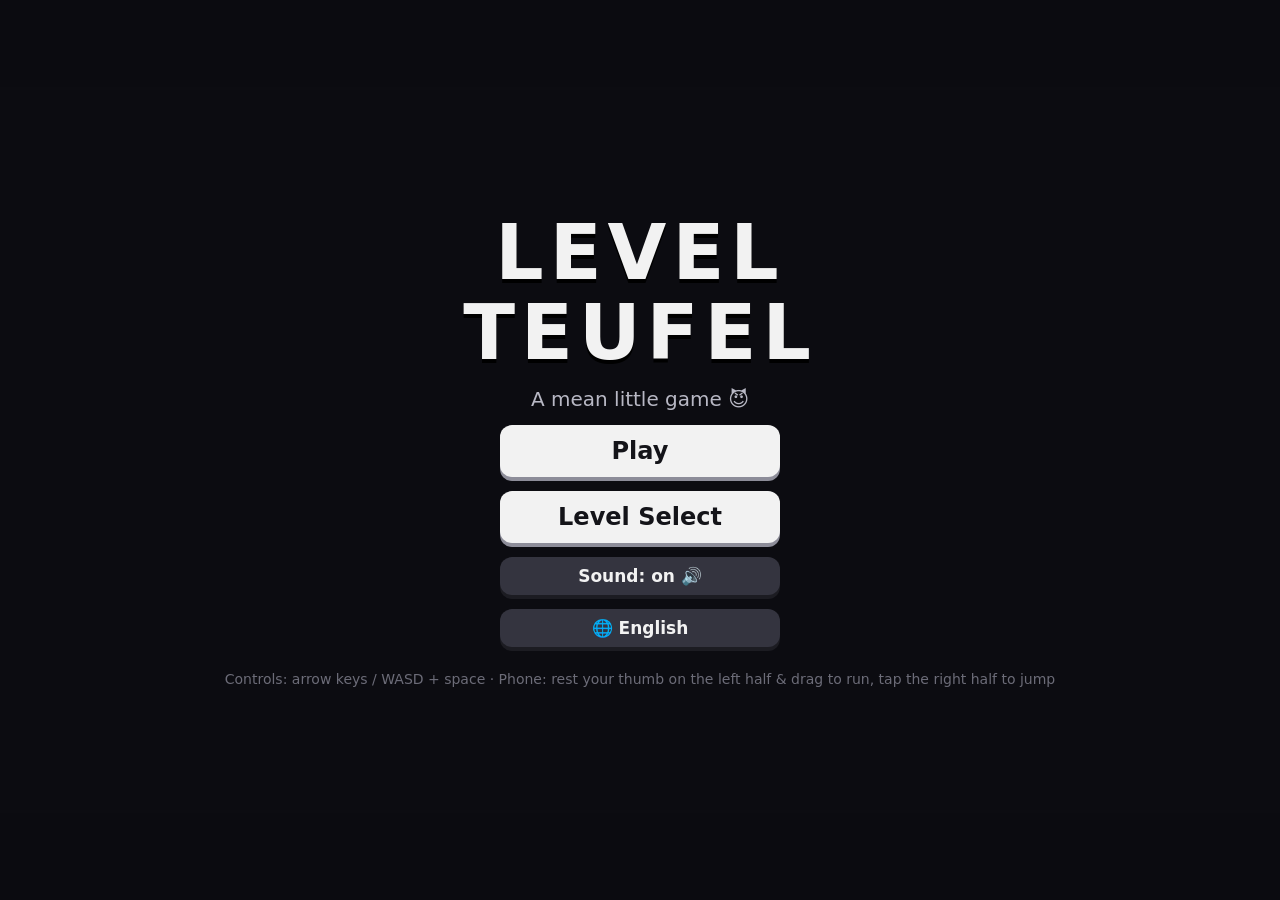
<file: index.html>
<!DOCTYPE html>
<html lang="de">
<head>
  <meta charset="UTF-8">
  <meta name="viewport" content="width=device-width, initial-scale=1.0, maximum-scale=1.0, user-scalable=no, viewport-fit=cover">
  <meta name="theme-color" content="#141419">
  <meta name="mobile-web-app-capable" content="yes">
  <meta name="apple-mobile-web-app-capable" content="yes">
  <meta name="apple-mobile-web-app-status-bar-style" content="black-translucent">
  <title>Level Teufel – das gemeine Jump'n'Run</title>
  <meta name="description" content="24 Level voller versteckter Fallen: Böden verschwinden, Türen fliehen, links ist plötzlich rechts. Dieses Spiel will, dass du verzweifelst. Kostenlos im Browser spielen.">
  <link rel="stylesheet" href="style.css">
  <link rel="icon" href="data:image/svg+xml,<svg xmlns='http://www.w3.org/2000/svg' viewBox='0 0 100 100'><text y='.9em' font-size='90'>😈</text></svg>">
  <link rel="apple-touch-icon" href="icons/icon-192.png">
  <link rel="manifest" href="manifest.webmanifest">

  <!-- Link-Vorschau (WhatsApp, Discord, X, …) -->
  <meta property="og:type" content="website">
  <meta property="og:title" content="Level Teufel 😈">
  <meta property="og:description" content="Das gemeine Jump'n'Run: 24 Level voller versteckter Fallen. Wie oft stirbst du?">
  <meta property="og:url" content="https://datpixxel.github.io/level-teufel/">
  <meta property="og:image" content="https://datpixxel.github.io/level-teufel/icons/icon-512.png">
  <meta name="twitter:card" content="summary">
</head>
<body>
  <div id="game-wrap">
    <canvas id="game"></canvas>

    <!-- HUD während des Spiels -->
    <div id="hud" class="hidden">
      <span id="hud-name"></span>
      <span id="hud-deaths">💀 0</span>
      <span class="hud-buttons">
        <button id="btn-hud-restart" title="Neustart (R)">↻</button>
        <button id="btn-hud-back" title="Levelauswahl">☰</button>
      </span>
    </div>

    <!-- Titelbildschirm (Texte setzt js/i18n.js in der gewählten Sprache) -->
    <div id="screen-title" class="screen">
      <h1>LEVEL<br>TEUFEL</h1>
      <p id="title-sub" class="subtitle">Ein gemeines kleines Spiel&nbsp;😈</p>
      <button id="btn-start" class="menu-btn">Spielen</button>
      <button id="btn-select" class="menu-btn">Levelauswahl</button>
      <button id="btn-sound" class="menu-btn small">Ton: an 🔊</button>
      <button id="btn-lang" class="menu-btn small">🌐 Deutsch</button>
      <p id="title-hint" class="hint">Steuerung: Pfeiltasten / WASD + Leertaste · Handy: links Daumen auflegen &amp; ziehen = laufen, rechts tippen = springen</p>
    </div>

    <!-- Levelauswahl -->
    <div id="screen-levels" class="screen">
      <h2 id="levels-title">Levelauswahl</h2>
      <div id="level-grid"></div>
      <button id="btn-levels-back" class="menu-btn small">Zurück</button>
    </div>

    <!-- Sieg-Screen -->
    <div id="screen-win" class="screen">
      <h1 id="win-title">GESCHAFFT!&nbsp;🎉</h1>
      <p id="win-sub" class="subtitle">Du hast alle 24 Level überlebt.</p>
      <p id="win-deaths" class="subtitle"></p>
      <p id="win-rank" class="subtitle"></p>
      <button id="btn-win-title" class="menu-btn">Zurück zum Titel</button>
      <button id="btn-win-reset" class="menu-btn small">Fortschritt löschen</button>
    </div>

    <!-- Kurze Einblendung ("Geschafft!") -->
    <div id="toast" class="hidden"></div>

    <!-- Touch-Steuerung (nur auf Touch-Geräten sichtbar):
         linke Bildschirmhälfte = Floating-Joypad (laufen),
         rechte Hälfte = tippen/halten zum Springen. -->
    <div id="touch-controls" class="hidden">
      <div id="tz-left"></div>
      <div id="tz-right"></div>
      <div id="joypad" class="off">
        <div id="joypad-knob"></div>
      </div>
      <div id="jump-ring" class="off">⬆</div>
    </div>

    <!-- Hochformat-Hinweis -->
    <div id="rotate-overlay">
      <div>🔄</div>
      <p id="rotate-text">Bitte dreh dein Handy quer!</p>
    </div>
  </div>

  <!-- Reihenfolge = Abhängigkeiten: bewusst einfache Skripte statt Module,
       damit das Spiel auch direkt von der Festplatte (file://) läuft. -->
  <script src="js/config.js"></script>
  <script src="js/storage.js"></script>
  <script src="js/i18n.js"></script>
  <script src="js/audio.js"></script>
  <script src="js/input.js"></script>
  <script src="js/renderer.js"></script>
  <script src="js/traps.js"></script>
  <script src="js/player.js"></script>
  <script src="js/levels.js"></script>
  <script src="js/ui.js"></script>
  <script src="js/main.js"></script>
  <script>
    // Offline-Fähigkeit + "Zum Startbildschirm hinzufügen" (nur über http/https,
    // beim Direktstart per file:// läuft das Spiel wie bisher ohne Service Worker)
    if ('serviceWorker' in navigator && location.protocol.indexOf('http') === 0) {
      window.addEventListener('load', function () {
        navigator.serviceWorker.register('sw.js').catch(function () { /* egal */ });
      });
    }
  </script>
</body>
</html>
</file>
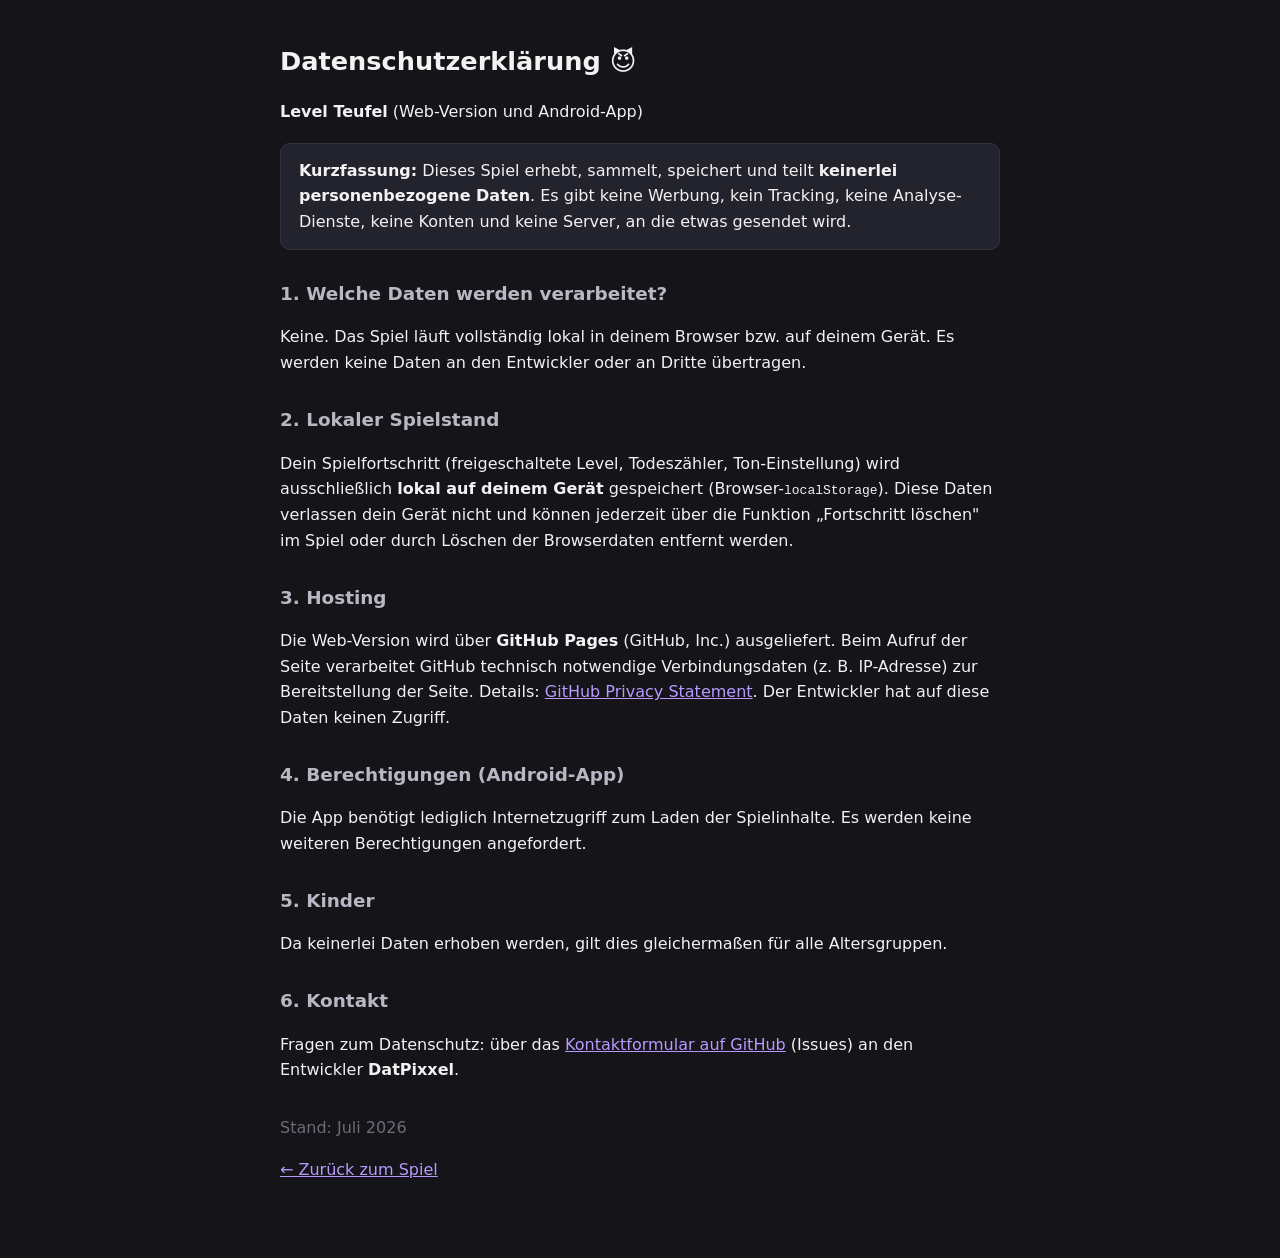
<file: datenschutz.html>
<!DOCTYPE html>
<html lang="de">
<head>
  <meta charset="UTF-8">
  <meta name="viewport" content="width=device-width, initial-scale=1.0">
  <title>Datenschutzerklärung – Level Teufel</title>
  <style>
    body {
      max-width: 720px;
      margin: 0 auto;
      padding: 24px 20px 60px;
      background: #141419;
      color: #f2f2f2;
      font-family: 'Segoe UI', system-ui, -apple-system, sans-serif;
      line-height: 1.6;
    }
    h1 { font-size: 1.6em; }
    h2 { font-size: 1.15em; margin-top: 1.6em; color: #b8b8c4; }
    a { color: #b89aff; }
    .box {
      background: #23232d;
      border: 1px solid #34343f;
      border-radius: 10px;
      padding: 14px 18px;
      margin: 18px 0;
    }
  </style>
</head>
<body>
  <h1>Datenschutzerklärung 😈</h1>
  <p><strong>Level Teufel</strong> (Web-Version und Android-App)</p>

  <div class="box">
    <strong>Kurzfassung:</strong> Dieses Spiel erhebt, sammelt, speichert und
    teilt <strong>keinerlei personenbezogene Daten</strong>. Es gibt keine
    Werbung, kein Tracking, keine Analyse-Dienste, keine Konten und keine
    Server, an die etwas gesendet wird.
  </div>

  <h2>1. Welche Daten werden verarbeitet?</h2>
  <p>Keine. Das Spiel läuft vollständig lokal in deinem Browser bzw. auf
  deinem Gerät. Es werden keine Daten an den Entwickler oder an Dritte
  übertragen.</p>

  <h2>2. Lokaler Spielstand</h2>
  <p>Dein Spielfortschritt (freigeschaltete Level, Todeszähler,
  Ton-Einstellung) wird ausschließlich <strong>lokal auf deinem Gerät</strong>
  gespeichert (Browser-<code>localStorage</code>). Diese Daten verlassen dein
  Gerät nicht und können jederzeit über die Funktion „Fortschritt löschen" im
  Spiel oder durch Löschen der Browserdaten entfernt werden.</p>

  <h2>3. Hosting</h2>
  <p>Die Web-Version wird über <strong>GitHub Pages</strong> (GitHub, Inc.)
  ausgeliefert. Beim Aufruf der Seite verarbeitet GitHub technisch notwendige
  Verbindungsdaten (z.&nbsp;B. IP-Adresse) zur Bereitstellung der Seite.
  Details: <a href="https://docs.github.com/site-policy/privacy-policies/github-general-privacy-statement">GitHub Privacy Statement</a>.
  Der Entwickler hat auf diese Daten keinen Zugriff.</p>

  <h2>4. Berechtigungen (Android-App)</h2>
  <p>Die App benötigt lediglich Internetzugriff zum Laden der Spielinhalte.
  Es werden keine weiteren Berechtigungen angefordert.</p>

  <h2>5. Kinder</h2>
  <p>Da keinerlei Daten erhoben werden, gilt dies gleichermaßen für alle
  Altersgruppen.</p>

  <h2>6. Kontakt</h2>
  <p>Fragen zum Datenschutz: über das
  <a href="https://github.com/DatPixxel/level-teufel/issues">Kontaktformular auf GitHub</a>
  (Issues) an den Entwickler <strong>DatPixxel</strong>.</p>

  <p style="color:#6c6c78; margin-top:2em;">Stand: Juli 2026</p>
  <p><a href="index.html">← Zurück zum Spiel</a></p>
</body>
</html>
</file>
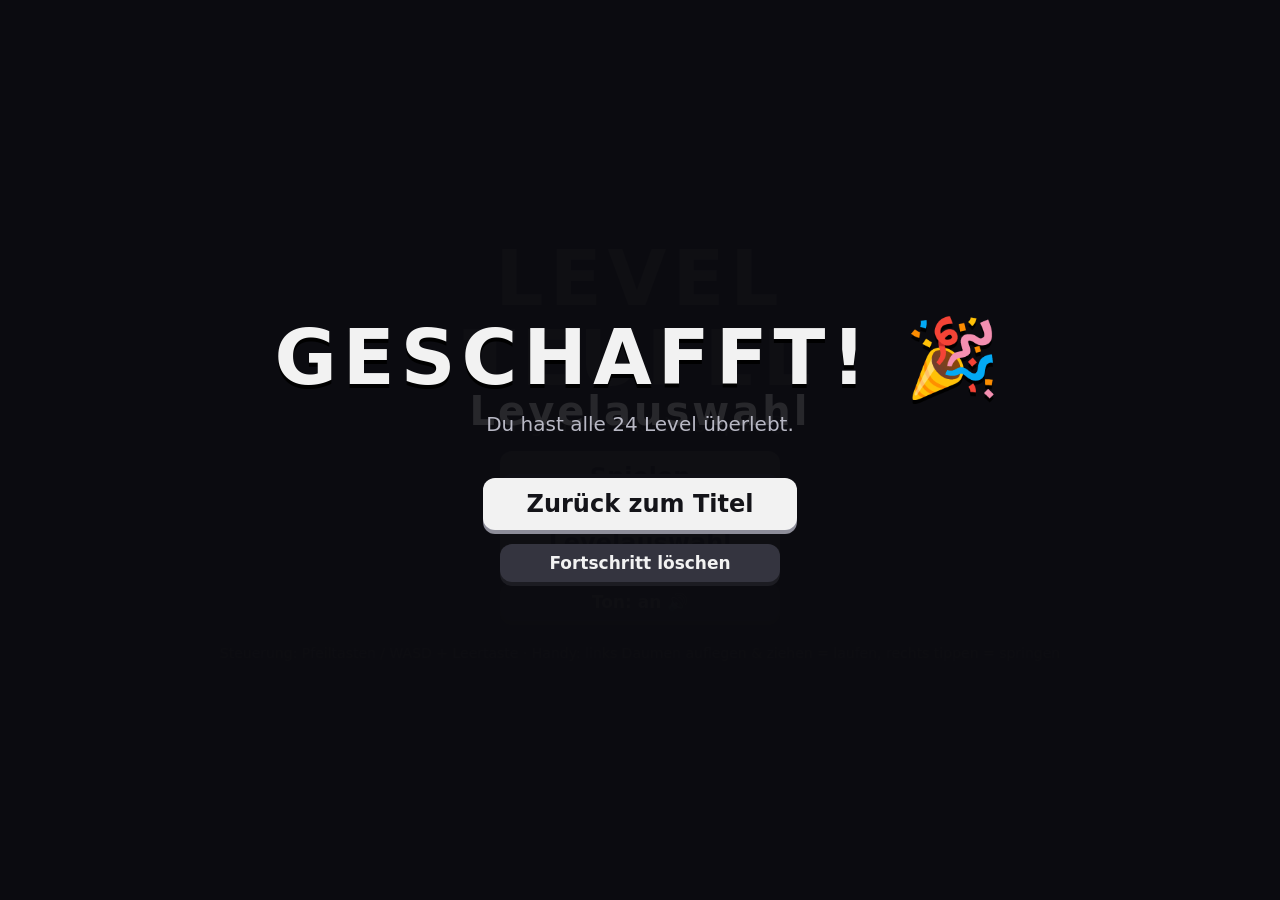
<file: shot.html>
<!DOCTYPE html>
<html lang="de">
<head>
  <meta charset="UTF-8">
  <meta name="viewport" content="width=device-width, initial-scale=1.0, maximum-scale=1.0, user-scalable=no, viewport-fit=cover">
  <meta name="theme-color" content="#141419">
  <meta name="mobile-web-app-capable" content="yes">
  <meta name="apple-mobile-web-app-capable" content="yes">
  <meta name="apple-mobile-web-app-status-bar-style" content="black-translucent">
  <title>Level Teufel – das gemeine Jump'n'Run</title>
  <meta name="description" content="24 Level voller versteckter Fallen: Böden verschwinden, Türen fliehen, links ist plötzlich rechts. Dieses Spiel will, dass du verzweifelst. Kostenlos im Browser spielen.">
  <link rel="stylesheet" href="style.css">
  <link rel="icon" href="data:image/svg+xml,<svg xmlns='http://www.w3.org/2000/svg' viewBox='0 0 100 100'><text y='.9em' font-size='90'>😈</text></svg>">
  <link rel="apple-touch-icon" href="icons/icon-192.png">
  <link rel="manifest" href="manifest.webmanifest">

  <!-- Link-Vorschau (WhatsApp, Discord, X, …) -->
  <meta property="og:type" content="website">
  <meta property="og:title" content="Level Teufel 😈">
  <meta property="og:description" content="Das gemeine Jump'n'Run: 24 Level voller versteckter Fallen. Wie oft stirbst du?">
  <meta property="og:url" content="https://datpixxel.github.io/level-teufel/">
  <meta property="og:image" content="https://datpixxel.github.io/level-teufel/icons/icon-512.png">
  <meta name="twitter:card" content="summary">
</head>
<body>
  <div id="game-wrap">
    <canvas id="game"></canvas>

    <!-- HUD während des Spiels -->
    <div id="hud" class="hidden">
      <span id="hud-name"></span>
      <span id="hud-deaths">💀 0</span>
      <span class="hud-buttons">
        <button id="btn-hud-restart" title="Neustart (R)">↻</button>
        <button id="btn-hud-back" title="Levelauswahl">☰</button>
      </span>
    </div>

    <!-- Titelbildschirm -->
    <div id="screen-title" class="screen">
      <h1>LEVEL<br>TEUFEL</h1>
      <p class="subtitle">Ein gemeines kleines Spiel&nbsp;😈</p>
      <button id="btn-start" class="menu-btn">Spielen</button>
      <button id="btn-select" class="menu-btn">Levelauswahl</button>
      <button id="btn-sound" class="menu-btn small">Ton: an 🔊</button>
      <p class="hint">Steuerung: Pfeiltasten / WASD + Leertaste · Handy: links Daumen auflegen &amp; ziehen = laufen, rechts tippen = springen</p>
    </div>

    <!-- Levelauswahl -->
    <div id="screen-levels" class="screen">
      <h2>Levelauswahl</h2>
      <div id="level-grid"></div>
      <button id="btn-levels-back" class="menu-btn small">Zurück</button>
    </div>

    <!-- Sieg-Screen -->
    <div id="screen-win" class="screen">
      <h1>GESCHAFFT!&nbsp;🎉</h1>
      <p class="subtitle">Du hast alle 24 Level überlebt.</p>
      <p id="win-deaths" class="subtitle"></p>
      <p id="win-rank" class="subtitle"></p>
      <button id="btn-win-title" class="menu-btn">Zurück zum Titel</button>
      <button id="btn-win-reset" class="menu-btn small">Fortschritt löschen</button>
    </div>

    <!-- Kurze Einblendung ("Geschafft!") -->
    <div id="toast" class="hidden"></div>

    <!-- Touch-Steuerung (nur auf Touch-Geräten sichtbar):
         linke Bildschirmhälfte = Floating-Joypad (laufen),
         rechte Hälfte = tippen/halten zum Springen. -->
    <div id="touch-controls" class="hidden">
      <div id="tz-left"></div>
      <div id="tz-right"></div>
      <div id="joypad" class="off">
        <div id="joypad-knob"></div>
      </div>
      <div id="jump-ring" class="off">⬆</div>
    </div>

    <!-- Hochformat-Hinweis -->
    <div id="rotate-overlay">
      <div>🔄</div>
      <p>Bitte dreh dein Handy quer!</p>
    </div>
  </div>

  <!-- Reihenfolge = Abhängigkeiten: bewusst einfache Skripte statt Module,
       damit das Spiel auch direkt von der Festplatte (file://) läuft. -->
  <script src="js/config.js"></script>
  <script src="js/storage.js"></script>
  <script src="js/i18n.js"></script>
  <script src="js/audio.js"></script>
  <script src="js/input.js"></script>
  <script src="js/renderer.js"></script>
  <script src="js/traps.js"></script>
  <script src="js/player.js"></script>
  <script src="js/levels.js"></script>
  <script src="js/ui.js"></script>
  <script src="js/main.js"></script>
  <script>
    // Offline-Fähigkeit + "Zum Startbildschirm hinzufügen" (nur über http/https,
    // beim Direktstart per file:// läuft das Spiel wie bisher ohne Service Worker)
    if ('serviceWorker' in navigator && location.protocol.indexOf('http') === 0) {
      window.addEventListener('load', function () {
        navigator.serviceWorker.register('sw.js').catch(function () { /* egal */ });
      });
    }
  </script>
  <script>
    // Screenshot-Helfer: ?level=N laedt Level N (1-basiert), ?run=S laesst
    // den Spieler S Sekunden nach rechts laufen (Fallen werden sichtbar).
    window.addEventListener('load', function () {
      var q = new URLSearchParams(location.search);
      if (!q.has('level')) return;
      var lv = parseInt(q.get('level'), 10) - 1;
      var run = parseFloat(q.get('run') || '0');
      setTimeout(function () {
        window.__game.loadLevel(lv);
        if (run > 0) {
          Input.setOverride({ left: false, right: true, jump: false, jumpPressed: false });
          setTimeout(function () { Input.setOverride(null); }, run * 1000);
        }
      }, 150);
    });
  </script>
</body>
</html>
</file>
<file: style.css>
/* Level Teufel – Layout & Menüs */
* {
  margin: 0;
  padding: 0;
  box-sizing: border-box;
  -webkit-tap-highlight-color: transparent;
}

html, body {
  width: 100%;
  height: 100%;
  overflow: hidden;
  background: #0c0c10;
  font-family: 'Segoe UI', system-ui, -apple-system, sans-serif;
  color: #f2f2f2;
  user-select: none;
  -webkit-user-select: none;
  touch-action: manipulation;
}

#game-wrap {
  position: fixed;
  inset: 0;
  display: flex;
  align-items: center;
  justify-content: center;
}

/* Canvas: einheitlich skaliert mit Letterbox, Seitenverhältnis 960:544 */
#game {
  width: min(100vw, calc(100vh * 960 / 544));
  height: min(100vh, calc(100vw * 544 / 960));
  background: #141419;
  image-rendering: auto;
}

.hidden { display: none !important; }

/* ---------- Menü-Screens ---------- */
.screen {
  position: fixed;
  inset: 0;
  display: flex;
  flex-direction: column;
  align-items: center;
  justify-content: center;
  gap: 14px;
  background: rgba(12, 12, 16, 0.88);
  z-index: 20;
  padding: 20px;
  text-align: center;
}

.screen h1 {
  font-size: clamp(40px, 9vmin, 76px);
  letter-spacing: 6px;
  line-height: 1.05;
  text-shadow: 0 4px 0 #000;
}

.screen h2 {
  font-size: clamp(24px, 5vmin, 40px);
  letter-spacing: 3px;
}

.subtitle {
  color: #b8b8c4;
  font-size: clamp(14px, 2.6vmin, 20px);
}

.hint {
  color: #6c6c78;
  font-size: clamp(11px, 2vmin, 14px);
  margin-top: 10px;
  max-width: 80vw;
}

.menu-btn {
  font: inherit;
  font-size: clamp(17px, 3.2vmin, 24px);
  font-weight: 600;
  color: #141419;
  background: #f2f2f2;
  border: none;
  border-radius: 12px;
  padding: 12px 44px;
  cursor: pointer;
  min-width: min(280px, 70vw);
  box-shadow: 0 4px 0 #8d8d99;
}

.menu-btn:active {
  transform: translateY(3px);
  box-shadow: 0 1px 0 #8d8d99;
}

.menu-btn.small {
  font-size: clamp(13px, 2.4vmin, 17px);
  padding: 9px 26px;
  background: #34343f;
  color: #f2f2f2;
  box-shadow: 0 4px 0 #1c1c22;
}

/* ---------- Levelauswahl ---------- */
#level-grid {
  display: flex;
  flex-wrap: wrap;
  gap: 10px;
  justify-content: center;
  max-width: min(640px, 92vw);
  max-height: 60vh;
  overflow-y: auto;
  padding: 6px;
}

.chapter-header {
  flex-basis: 100%;
  color: #b8b8c4;
  font-size: clamp(12px, 2.4vmin, 16px);
  letter-spacing: 2px;
  margin-top: 6px;
}

.level-btn {
  font: inherit;
  width: clamp(54px, 9vmin, 72px);
  height: clamp(54px, 9vmin, 72px);
  border: none;
  border-radius: 12px;
  background: #f2f2f2;
  color: #141419;
  cursor: pointer;
  display: flex;
  flex-direction: column;
  align-items: center;
  justify-content: center;
  box-shadow: 0 3px 0 #8d8d99;
}

.level-btn:active { transform: translateY(2px); box-shadow: 0 1px 0 #8d8d99; }

.level-btn.locked {
  background: #2a2a33;
  color: #6c6c78;
  box-shadow: 0 3px 0 #1c1c22;
  cursor: default;
}

.lv-num { font-size: clamp(18px, 3.4vmin, 26px); font-weight: 700; }
.lv-deaths { font-size: clamp(9px, 1.8vmin, 12px); min-height: 1em; }

/* ---------- HUD ---------- */
#hud {
  position: fixed;
  top: env(safe-area-inset-top, 0);
  left: 0;
  right: 0;
  display: flex;
  align-items: center;
  gap: 16px;
  padding: 8px 14px;
  z-index: 16;
  pointer-events: none;
  font-size: clamp(13px, 2.6vmin, 18px);
  color: #b8b8c4;
}

#hud-name { font-weight: 600; color: #f2f2f2; }

.hud-buttons {
  margin-left: auto;
  display: flex;
  gap: 10px;
  pointer-events: auto;
}

.hud-buttons button {
  font: inherit;
  font-size: clamp(16px, 3vmin, 22px);
  width: clamp(38px, 7vmin, 48px);
  height: clamp(38px, 7vmin, 48px);
  border: none;
  border-radius: 10px;
  background: rgba(52, 52, 63, 0.85);
  color: #f2f2f2;
  cursor: pointer;
}

/* ---------- Kurze Einblendung ---------- */
#toast {
  position: fixed;
  top: 18%;
  left: 50%;
  transform: translateX(-50%);
  background: #f2f2f2;
  color: #141419;
  font-size: clamp(20px, 4.5vmin, 34px);
  font-weight: 700;
  padding: 12px 34px;
  border-radius: 14px;
  z-index: 30;
  animation: toast-pop 0.25s ease-out;
}

@keyframes toast-pop {
  from { transform: translateX(-50%) scale(0.6); opacity: 0; }
  to { transform: translateX(-50%) scale(1); opacity: 1; }
}

/* ---------- Touch-Steuerung ---------- */
/* Floating-Konzept: linke Bildschirmhälfte = Joypad erscheint unter dem
   Daumen (ziehen = laufen), rechte Hälfte = tippen/halten = springen.
   So entscheidet der Spieler selbst, wo seine Finger liegen – und das
   Spielfeld bleibt Vollbild. */
#touch-controls {
  position: fixed;
  inset: 0;
  z-index: 15;
  pointer-events: none;
  display: none;
}

/* Nur auf Touch-Geräten anzeigen */
@media (pointer: coarse) {
  #touch-controls:not(.hidden) { display: block; }
}

#hud button { pointer-events: auto; }

#tz-left,
#tz-right {
  position: absolute;
  top: 0;
  bottom: 0;
  width: 50%;
  pointer-events: auto;
  touch-action: none;
}

#tz-left { left: 0; }
#tz-right { right: 0; }

/* Dezente Eck-Hinweise, damit man die Zonen findet */
#tz-left::after,
#tz-right::after {
  position: absolute;
  bottom: max(16px, env(safe-area-inset-bottom));
  font-size: clamp(18px, 4vmin, 26px);
  color: rgba(242, 242, 242, 0.18);
  pointer-events: none;
}

#tz-left::after { content: '◀ ▶'; left: max(18px, env(safe-area-inset-left)); }
#tz-right::after { content: '⬆'; right: max(18px, env(safe-area-inset-right)); }

/* Joypad erscheint an der Fingerposition */
#joypad {
  position: absolute;
  width: clamp(140px, 30vmin, 200px);
  height: clamp(56px, 12vmin, 84px);
  transform: translate(-50%, -50%);
  border-radius: 999px;
  background: rgba(242, 242, 242, 0.1);
  border: 2px solid rgba(242, 242, 242, 0.3);
  display: flex;
  align-items: center;
  justify-content: center;
  pointer-events: none;
  opacity: 1;
  transition: opacity 0.15s ease-out;
}

#joypad.off { opacity: 0; }

#joypad::before,
#joypad::after {
  position: absolute;
  top: 50%;
  transform: translateY(-50%);
  font-size: clamp(14px, 3vmin, 20px);
  color: rgba(242, 242, 242, 0.35);
  pointer-events: none;
}

#joypad::before { content: '◀'; left: clamp(9px, 2vmin, 14px); }
#joypad::after { content: '▶'; right: clamp(9px, 2vmin, 14px); }

#joypad-knob {
  width: clamp(44px, 9.5vmin, 64px);
  height: clamp(44px, 9.5vmin, 64px);
  border-radius: 50%;
  background: rgba(242, 242, 242, 0.3);
  border: 2px solid rgba(242, 242, 242, 0.55);
  pointer-events: none;
}

/* Sprung-Feedback an der Tipp-Position */
#jump-ring {
  position: absolute;
  width: clamp(56px, 12vmin, 84px);
  height: clamp(56px, 12vmin, 84px);
  transform: translate(-50%, -50%);
  border-radius: 50%;
  background: rgba(242, 242, 242, 0.2);
  border: 2px solid rgba(242, 242, 242, 0.5);
  color: rgba(242, 242, 242, 0.85);
  font-size: clamp(22px, 4.5vmin, 32px);
  display: flex;
  align-items: center;
  justify-content: center;
  pointer-events: none;
  opacity: 1;
  transition: opacity 0.15s ease-out;
}

#jump-ring.off { opacity: 0; }

/* ---------- Hochformat-Hinweis ---------- */
#rotate-overlay {
  position: fixed;
  inset: 0;
  z-index: 40;
  background: #0c0c10;
  display: none;
  flex-direction: column;
  align-items: center;
  justify-content: center;
  gap: 14px;
  font-size: clamp(16px, 4vmin, 24px);
  text-align: center;
}

#rotate-overlay div { font-size: 64px; }

@media (orientation: portrait) {
  #rotate-overlay { display: flex; }
}
</file>
